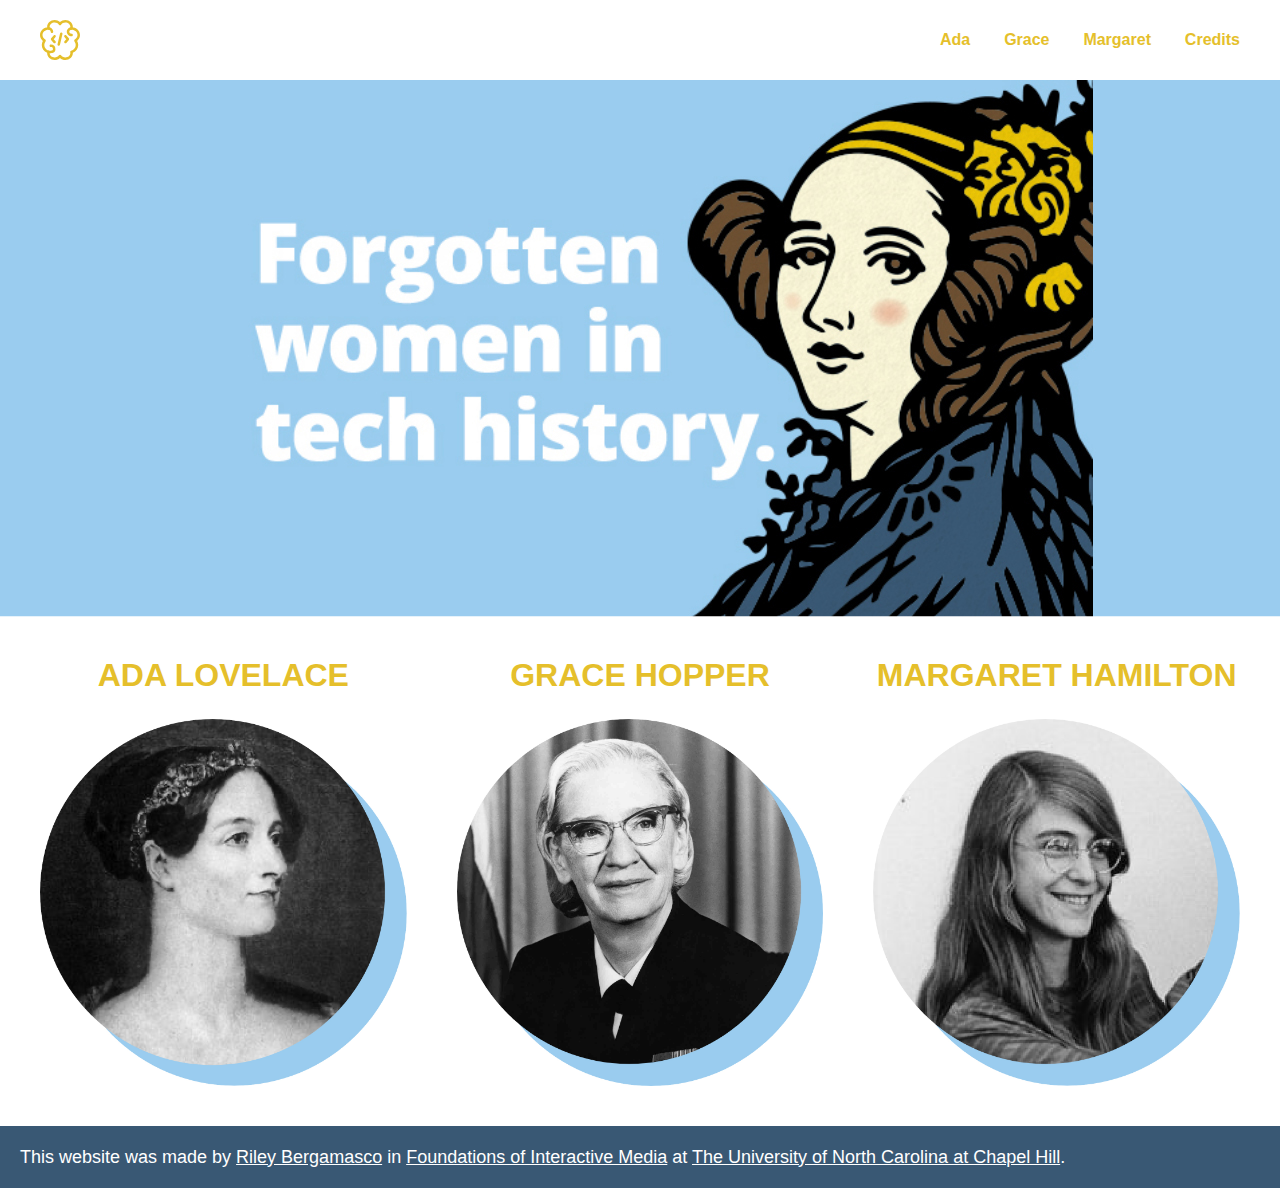
<file: index.html>
<!DOCTYPE html>
<html lang="en">
  <head>
    <meta charset="UTF-8" />
    <meta name="viewport" content="width=device-width, initial-scale=1.0" />
    <title>Forgotten Women in Tech</title>
    <link rel="stylesheet" href="./css/style.css" />
    <script src="./js/script.js" defer></script>
  </head>
  <body>
    <nav>
      <a href="./index.html"
        ><img id="logo" src="./icons/gold-brainstorming.svg" alt="Logo"
      /></a>
      <img id="hamburger" src="./icons/gold-menu.svg" alt="Menu" />
      <div id="overlay"></div>
      <ul id="menu">
        <li><a href="./ada-lovelace/">Ada</a></li>
        <li><a href="./grace-hopper/">Grace</a></li>
        <li><a href="./margaret-hamilton/">Margaret</a></li>
        <li><a href="./credits/">Credits</a></li>
      </ul>
    </nav>
    <main>
      <article>
        <img
          class="mobile-img"
          src="./images/title-mobile.jpg"
          alt="Forgotten Women in Tech History"
        />
        <img
          class="desktop-img"
          src="./images/title-desktop.jpg"
          alt="Forgotten Women in Tech History"
        />
        <section class="grid-1-3">
          <section>
            <h1 class="home-h1">ADA LOVELACE</h1>
            <a href="./ada-lovelace/"
              ><img src="./images/ada-circle.jpg" alt="Ada Lovelace"
            /></a>
          </section>
          <section>
            <h1 class="home-h1">GRACE HOPPER</h1>
            <a href="./grace-hopper/"
              ><img src="./images/grace-circle.jpg" alt="Grace Hopper"
            /></a>
          </section>
          <section>
            <h1 class="home-h1">MARGARET HAMILTON</h1>
            <a href="./margaret-hamilton/"
              ><img src="./images/margaret-circle.jpg" alt="Margaret Hamilton"
            /></a>
          </section>
        </section>
      </article>
    </main>
    <footer>
      <p>
        This website was made by
        <a href="https://rlbergamasco.github.io/portfolio/">Riley Bergamasco</a>
        in
        <a href="https://mejo187.com" target="_blank"
          >Foundations of Interactive Media</a
        >
        at
        <a href="https://unc.edu" target="_blank"
          >The University of North Carolina at Chapel Hill</a
        >.
      </p>
    </footer>
  </body>
</html>
</file>
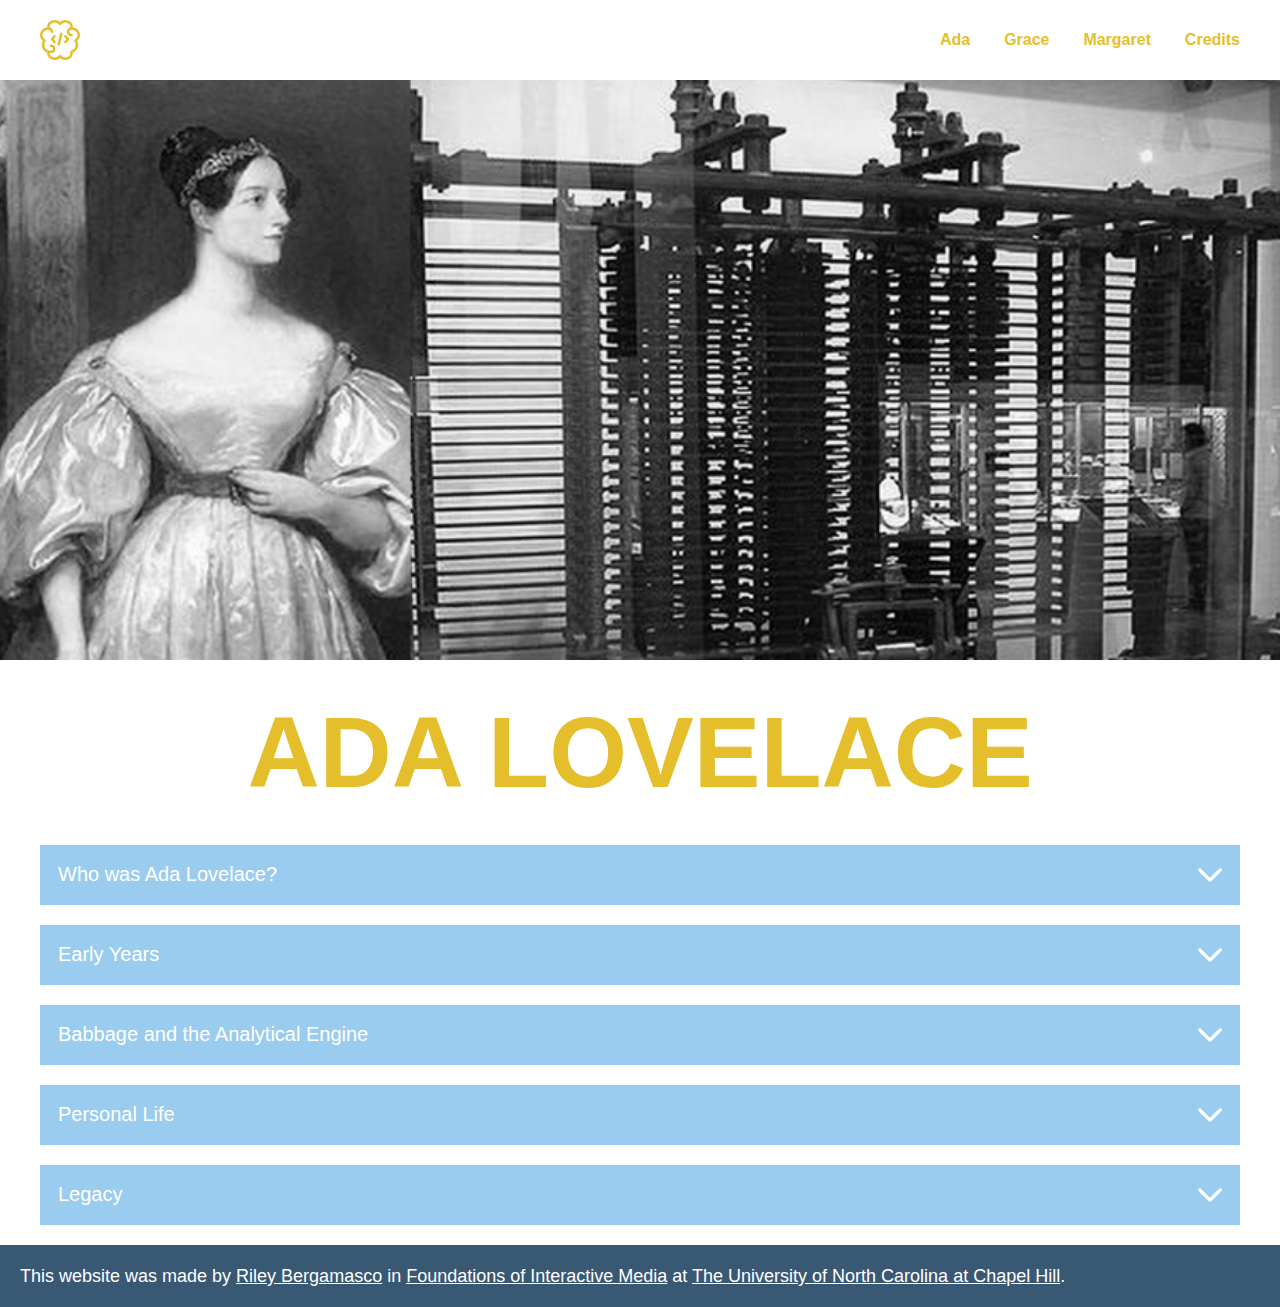
<file: ada-lovelace/index.html>
<!DOCTYPE html>
<html lang="en">
  <head>
    <meta charset="UTF-8" />
    <meta name="viewport" content="width=device-width, initial-scale=1.0" />
    <title>Document</title>
    <title>Ada Lovelace</title>
    <link rel="stylesheet" href="./../css/style.css" />
    <script src="./../js/script.js" defer></script>
  </head>
  <body>
    <nav>
      <a href="./../index.html"
        ><img id="logo" src="./../icons/gold-brainstorming.svg" alt="Logo"
      /></a>
      <img id="hamburger" src="./../icons/gold-menu.svg" alt="Menu" />
      <div id="overlay"></div>
      <ul id="menu">
        <li><a href="./../ada-lovelace/">Ada</a></li>
        <li><a href="./../grace-hopper/">Grace</a></li>
        <li><a href="./../margaret-hamilton/">Margaret</a></li>
        <li><a href="./../credits/">Credits</a></li>
      </ul>
    </nav>
    <main>
      <img
        class="desktop-img"
        src="./../images/ada-rec-desk.jpg"
        alt="Ada Lovelace"
      />
      <img
        class="mobile-img"
        src="./../images/ada-rec-mobile.jpg"
        alt="Ada Lovelace"
      />
      <h1>ADA LOVELACE</h1>
      <button class="accordion">
        Who was Ada Lovelace?<img
          src="./../icons/arrow-down.svg"
          alt="Down Arrow"
        />
      </button>
      <div class="panel">
        <p>
          The daughter of famed poet Lord Byron, Augusta Ada Byron, Countess of
          Lovelace — better known as “Ada Lovelace” — showed her gift for
          mathematics at an early age. She translated an article on an invention
          by Charles Babbage, and added her own comments. Because she introduced
          many computer concepts, Lovelace is considered the first computer
          programmer. She died on November 27, 1852.
        </p>
      </div>
      <button class="accordion">
        Early Years<img src="./../icons/arrow-down.svg" alt="Down Arrow" />
      </button>
      <div class="panel">
        <p>
          Ada Lovelace, born as Augusta Ada Byron on December 10, 1815, was the
          only legitimate child of the famous poet Lord George Gordon Byron.
          Lord Byron's marriage to Lovelace's mother, Lady Anne Isabella
          Milbanke Byron, was not a happy one. Lady Byron separated from her
          husband only weeks after their daughter was born. A few months later,
          Lord Byron left England, and Lovelace never saw her father again. He
          died in Greece when Ada was 8 years old. <br /><br />Lovelace had an
          unusual upbringing for an aristocratic girl in the mid-1800s. At her
          mother's insistence, tutors taught her mathematics and science. Such
          challenging subjects were not standard fare for women at the time, but
          her mother believed that engaging in rigorous studies would prevent
          Lovelace from developing her father's moody and unpredictable
          temperament. Lovelace was also forced to lie still for extended
          periods of time because her mother believed it would help her develop
          self-control. <br /><br />From early on, Lovelace showed a talent for
          numbers and language. She received instruction from William Frend, a
          social reformer; William King, the family's doctor; and Mary
          Somerville, a Scottish astronomer and mathematician. Somerville was
          one of the first women to be admitted into the Royal Astronomical
          Society.
        </p>
      </div>
      <button class="accordion">
        Babbage and the Analytical Engine<img
          src="./../icons/arrow-down.svg"
          alt="Down Arrow"
        />
      </button>
      <div class="panel">
        <p>
          Around the age of 17, Ada met Charles Babbage, a mathematician and
          inventor. The pair became friends, and the much older Babbage served
          as a mentor to Lovelace. Through Babbage, Lovelace began studying
          advanced mathematics with University of London professor Augustus de
          Morgan.<br /><br />Lovelace was fascinated by Babbage's ideas. Known
          as the father of the computer, he invented the difference engine,
          which was meant to perform mathematical calculations. Lovelace got a
          chance to look at the machine before it was finished, and was
          captivated by it. Babbage also created plans for another device known
          as the analytical engine, designed to handle more complex
          calculations. <br />
          <br />Lovelace was later asked to translate an article on Babbage's
          analytical engine that had been written by Italian engineer Luigi
          Federico Menabrea for a Swiss journal. She not only translated the
          original French text into English but also added her own thoughts and
          ideas on the machine. Her notes ended up being three times longer than
          the original article. Her work was published in 1843, in an English
          science journal. Lovelace used only the initials "A.A.L.," for Augusta
          Ada Lovelace, in the publication. <br /><br />In her notes, Lovelace
          described how codes could be created for the device to handle letters
          and symbols along with numbers. She also theorized a method for the
          engine to repeat a series of instructions, a process known as looping
          that computer programs use today. Lovelace also offered up other
          forward-thinking concepts in the article. For her work, Lovelace is
          often considered to be the first computer programmer.
          <br /><br />Lovelace's article attracted little attention when she was
          alive. In her later years, she tried to develop mathematical schemes
          for winning at gambling. Unfortunately, her schemes failed and put her
          in financial peril. Lovelace died from uterine cancer in London on
          November 27, 1852. She was buried next to her father, in the graveyard
          of the Church of St. Mary Magdalene in Nottingham, England.
        </p>
      </div>
      <button class="accordion">
        Personal Life<img src="./../icons/arrow-down.svg" alt="Down Arrow" />
      </button>
      <div class="panel">
        <p>
          In 1835, Lovelace married William King, who became the Earl of
          Lovelace three years later. She then took the title of Countess of
          Lovelace. They shared a love of horses and had three children
          together. From most accounts, he supported his wife's academic
          endeavors. Lovelace and her husband socialized with many of the
          interesting minds of the times, including scientist Michael Faraday
          and writer Charles Dickens. <br /><br />Lovelace's health suffered,
          however, after a bout of cholera in 1837. She had lingering problems
          with asthma and her digestive system. Doctors gave her painkillers,
          such as laudanum and opium, and her personality began to change. She
          reportedly experienced mood swings and hallucinations.
        </p>
      </div>
      <button class="accordion">
        Legacy<img src="./../icons/arrow-down.svg" alt="Down Arrow" />
      </button>
      <div class="panel">
        <p>
          Lovelace's contributions to the field of computer science were not
          discovered until the 1950s. Her notes were reintroduced to the world
          by B.V. Bowden, who republished them in Faster Than Thought: A
          Symposium on Digital Computing Machines in 1953. Since then, Ada has
          received many posthumous honors for her work. In 1980, the U.S.
          Department of Defense named a newly developed computer language "Ada,"
          after Lovelace.
        </p>
      </div>
    </main>
    <footer>
      <p>
        This website was made by
        <a href="https://rlbergamasco.github.io/portfolio/">Riley Bergamasco</a>
        in
        <a href="https://mejo187.com" target="_blank"
          >Foundations of Interactive Media</a
        >
        at
        <a href="https://unc.edu" target="_blank"
          >The University of North Carolina at Chapel Hill</a
        >.
      </p>
    </footer>
  </body>
</html>
</file>
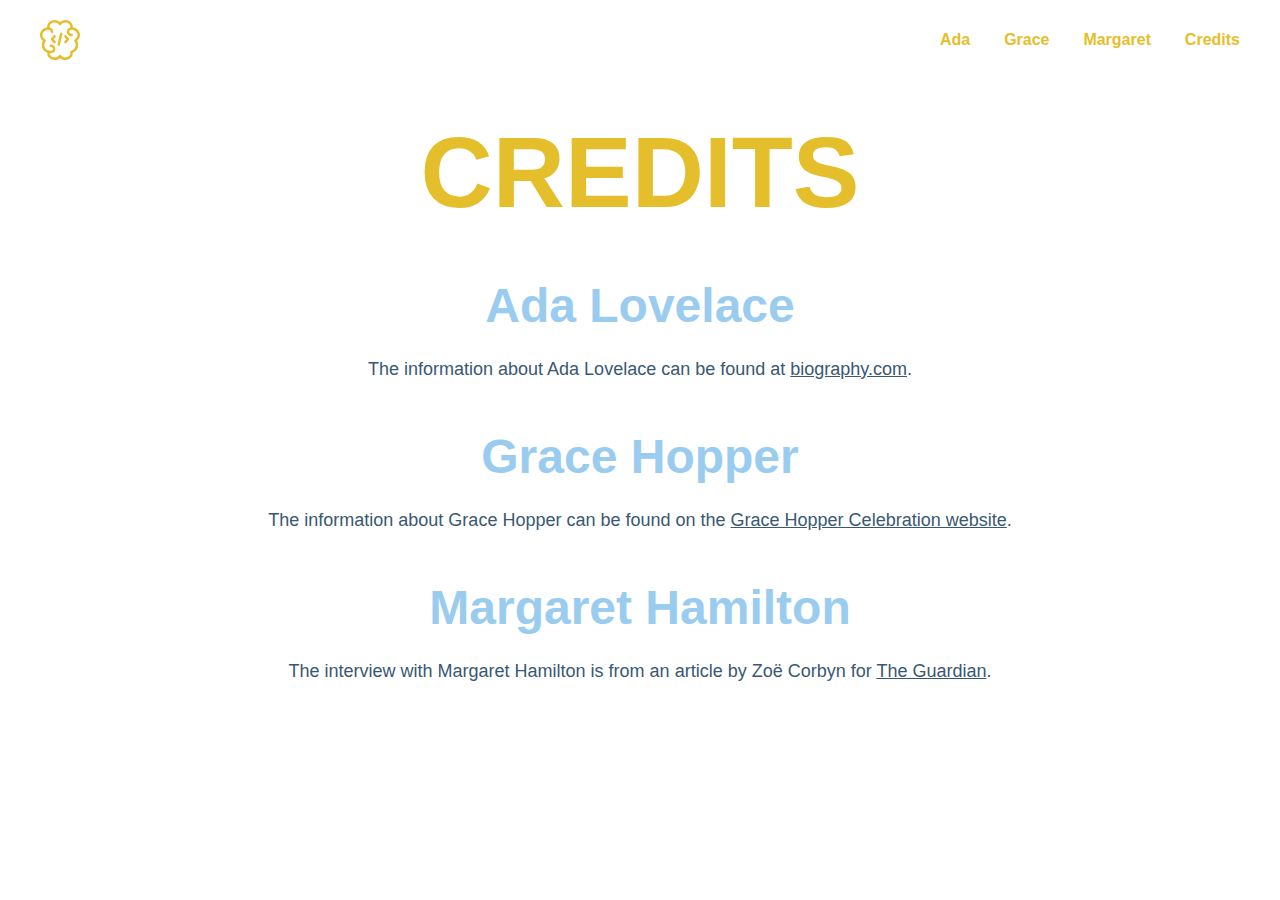
<file: credits/index.html>
<!DOCTYPE html>
<html lang="en">
  <head>
    <meta charset="UTF-8" />
    <meta name="viewport" content="width=device-width, initial-scale=1.0" />
    <title>Document</title>
    <title>Credits</title>
    <link rel="stylesheet" href="./../css/style.css" />
    <script src="./../js/script.js" defer></script>
  </head>
  <body>
    <nav>
      <a href="./../index.html"
        ><img id="logo" src="./../icons/gold-brainstorming.svg" alt="Logo"
      /></a>
      <img id="hamburger" src="./../icons/gold-menu.svg" alt="Menu" />
      <div id="overlay"></div>
      <ul id="menu">
        <li><a href="./../ada-lovelace/">Ada</a></li>
        <li><a href="./../grace-hopper/">Grace</a></li>
        <li><a href="./../margaret-hamilton/">Margaret</a></li>
        <li><a href="./../credits/">Credits</a></li>
      </ul>
    </nav>
    <main>
      <h1>CREDITS</h1>
      <h2>Ada Lovelace</h2>
      <p class="credits">
        The information about Ada Lovelace can be found at
        <a href="https://www.biography.com/scholar/ada-lovelace" target="_blank"
          >biography.com</a
        >.
      </p>
      <h2>Grace Hopper</h2>
      <p class="credits">
        The information about Grace Hopper can be found on the
        <a href="https://ghc.anitab.org/about/our-history/" target="_blank"
          >Grace Hopper Celebration website</a
        >.
      </p>
      <h2>Margaret Hamilton</h2>
      <p class="credits">
        The interview with Margaret Hamilton is from an article by Zoë Corbyn
        for
        <a
          href="https://www.theguardian.com/technology/2019/jul/13/margaret-hamilton-computer-scientist-interview-software-apollo-missions-1969-moon-landing-nasa-women"
          target="_blank"
          >The Guardian</a
        >.
      </p>
    </main>
  </body>
</html>
</file>
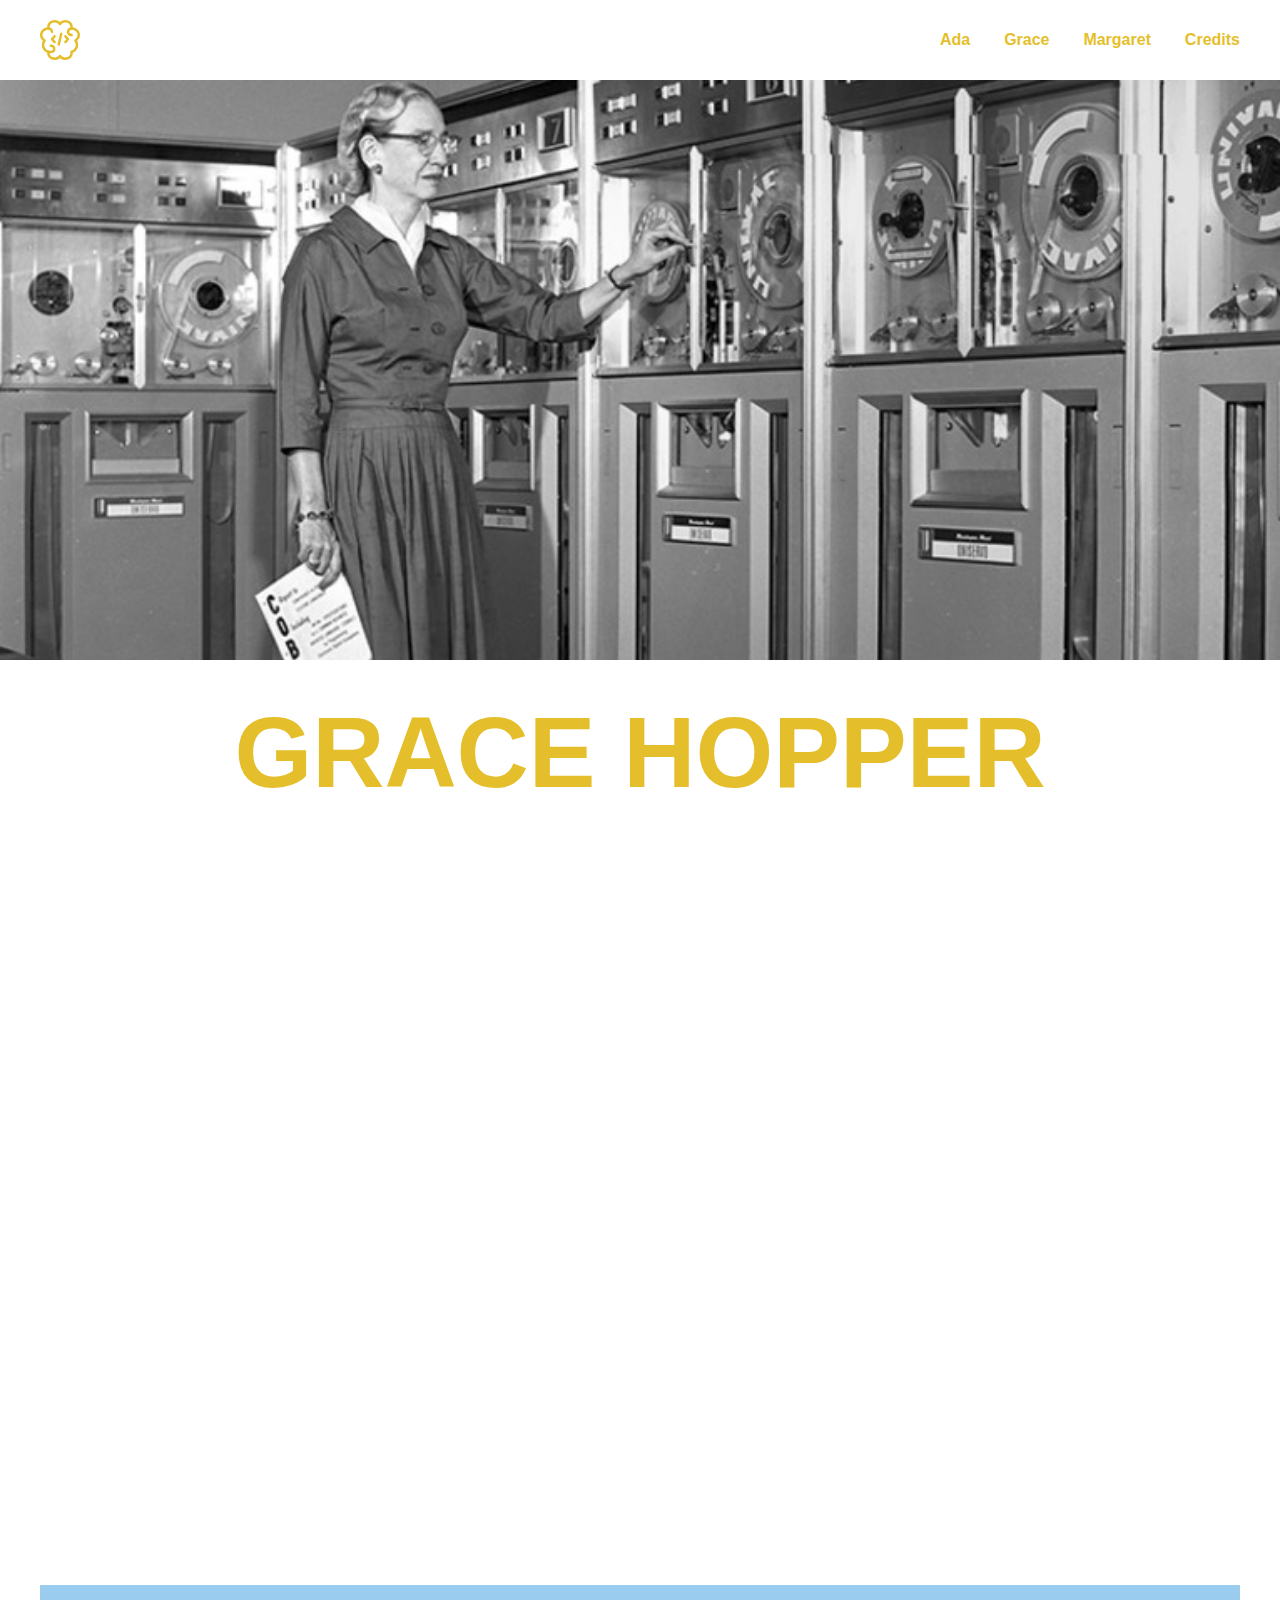
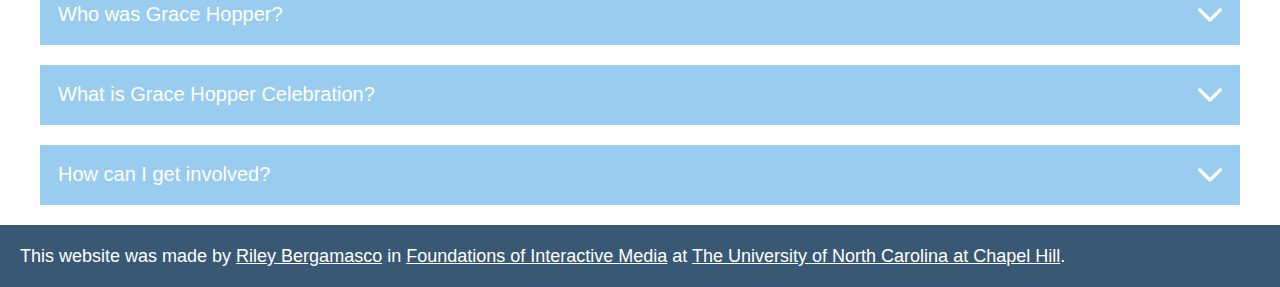
<file: grace-hopper/index.html>
<!DOCTYPE html>
<html lang="en">
  <head>
    <meta charset="UTF-8" />
    <meta name="viewport" content="width=device-width, initial-scale=1.0" />
    <title>Document</title>
    <title>Grace Hopper</title>
    <link rel="stylesheet" href="./../css/style.css" />
    <script src="./../js/script.js" defer></script>
  </head>
  <body>
    <nav>
      <a href="./../index.html"
        ><img id="logo" src="./../icons/gold-brainstorming.svg" alt="Logo"
      /></a>
      <img id="hamburger" src="./../icons/gold-menu.svg" alt="Menu" />
      <div id="overlay"></div>
      <ul id="menu">
        <li><a href="./../ada-lovelace/">Ada</a></li>
        <li><a href="./../grace-hopper/">Grace</a></li>
        <li><a href="./../margaret-hamilton/">Margaret</a></li>
        <li><a href="./../credits/">Credits</a></li>
      </ul>
    </nav>
    <main>
      <img
        class="desktop-img"
        src="./../images/grace-rec-desk.jpg"
        alt="Grace Hopper"
      />
      <img
        class="mobile-img"
        src="./../images/grace-rec-mobile.jpg"
        alt="Grace Hopper"
      />
      <h1>GRACE HOPPER</h1>
      <div class="sixteen-by-nine">
        <iframe
          src="https://www.youtube.com/embed/Fg82iV-L8ZY"
          frameborder="0"
          allow="accelerometer; autoplay; clipboard-write; encrypted-media; gyroscope; picture-in-picture"
          allowfullscreen
        ></iframe>
      </div>

      <button class="accordion">
        Who was Grace Hopper?<img
          src="./../icons/arrow-down.svg"
          alt="Down Arrow"
        />
      </button>
      <div class="panel">
        <p>
          An important and influential pioneer in the history of tech, Rear
          Admiral Grace Hopper was one of the first women to receive a doctorate
          degree in mathematics. Her expertise allowed her to join the U.S.
          Naval Reserve during World War II to work on the Mark I computer.
          After the war, she remained in the U.S. Navy as a reserve officer,
          working with the more advanced Mark II and Mark III computers.
          <br /><br />
          Grace also helped create the first compiler for computer languages,
          and was the first female recipient of the National Medal of Technology
          in 1991. In 2016, she was posthumously awarded the Presidential Medal
          of Freedom for her many contributions to the field of computing.
        </p>
      </div>
      <button class="accordion">
        What is Grace Hopper Celebration?<img
          src="./../icons/arrow-down.svg"
          alt="Down Arrow"
        />
      </button>
      <div class="panel">
        <p>
          To honor Grace Hopper’s legacy and inspire future generations of women
          in tech, Dr. Anita Borg and Dr. Telle Whitney founded Grace Hopper
          Celebration (GHC) in 1994. The AnitaB.org flagship event brings the
          research and career interests of women in computing to the forefront,
          and highlights the contributions of women to the tech world.
          <br /><br />The Celebration results in collaborative proposals,
          networking, and mentoring for our attendees. GHC presenters are
          leaders in their respective fields who recognize the importance of
          diversity in tech. The Celebration also offers professional
          development through a variety of activities. Today, GHC is the world’s
          largest gathering of women technologists, where women from around the
          world learn, network, and celebrate their achievements.
          <br /><br />AnitaB.org co-presents GHC with the Association of
          Computing Machinery (ACM).
        </p>
      </div>
      <button class="accordion">
        How can I get involved?<img
          src="./../icons/arrow-down.svg"
          alt="Down Arrow"
        />
      </button>
      <div class="panel">
        <p>
          Click
          <a href="https://ghc.anitab.org/get-involved/" target="_blank"
            >here</a
          >
          to learn more about volunteer opportunites and how to donate to Grace
          Hopper Celebration.
        </p>
      </div>
    </main>
    <footer>
      <p>
        This website was made by
        <a href="https://rlbergamasco.github.io/portfolio/">Riley Bergamasco</a>
        in
        <a href="https://mejo187.com" target="_blank"
          >Foundations of Interactive Media</a
        >
        at
        <a href="https://unc.edu" target="_blank"
          >The University of North Carolina at Chapel Hill</a
        >.
      </p>
    </footer>
  </body>
</html>
</file>
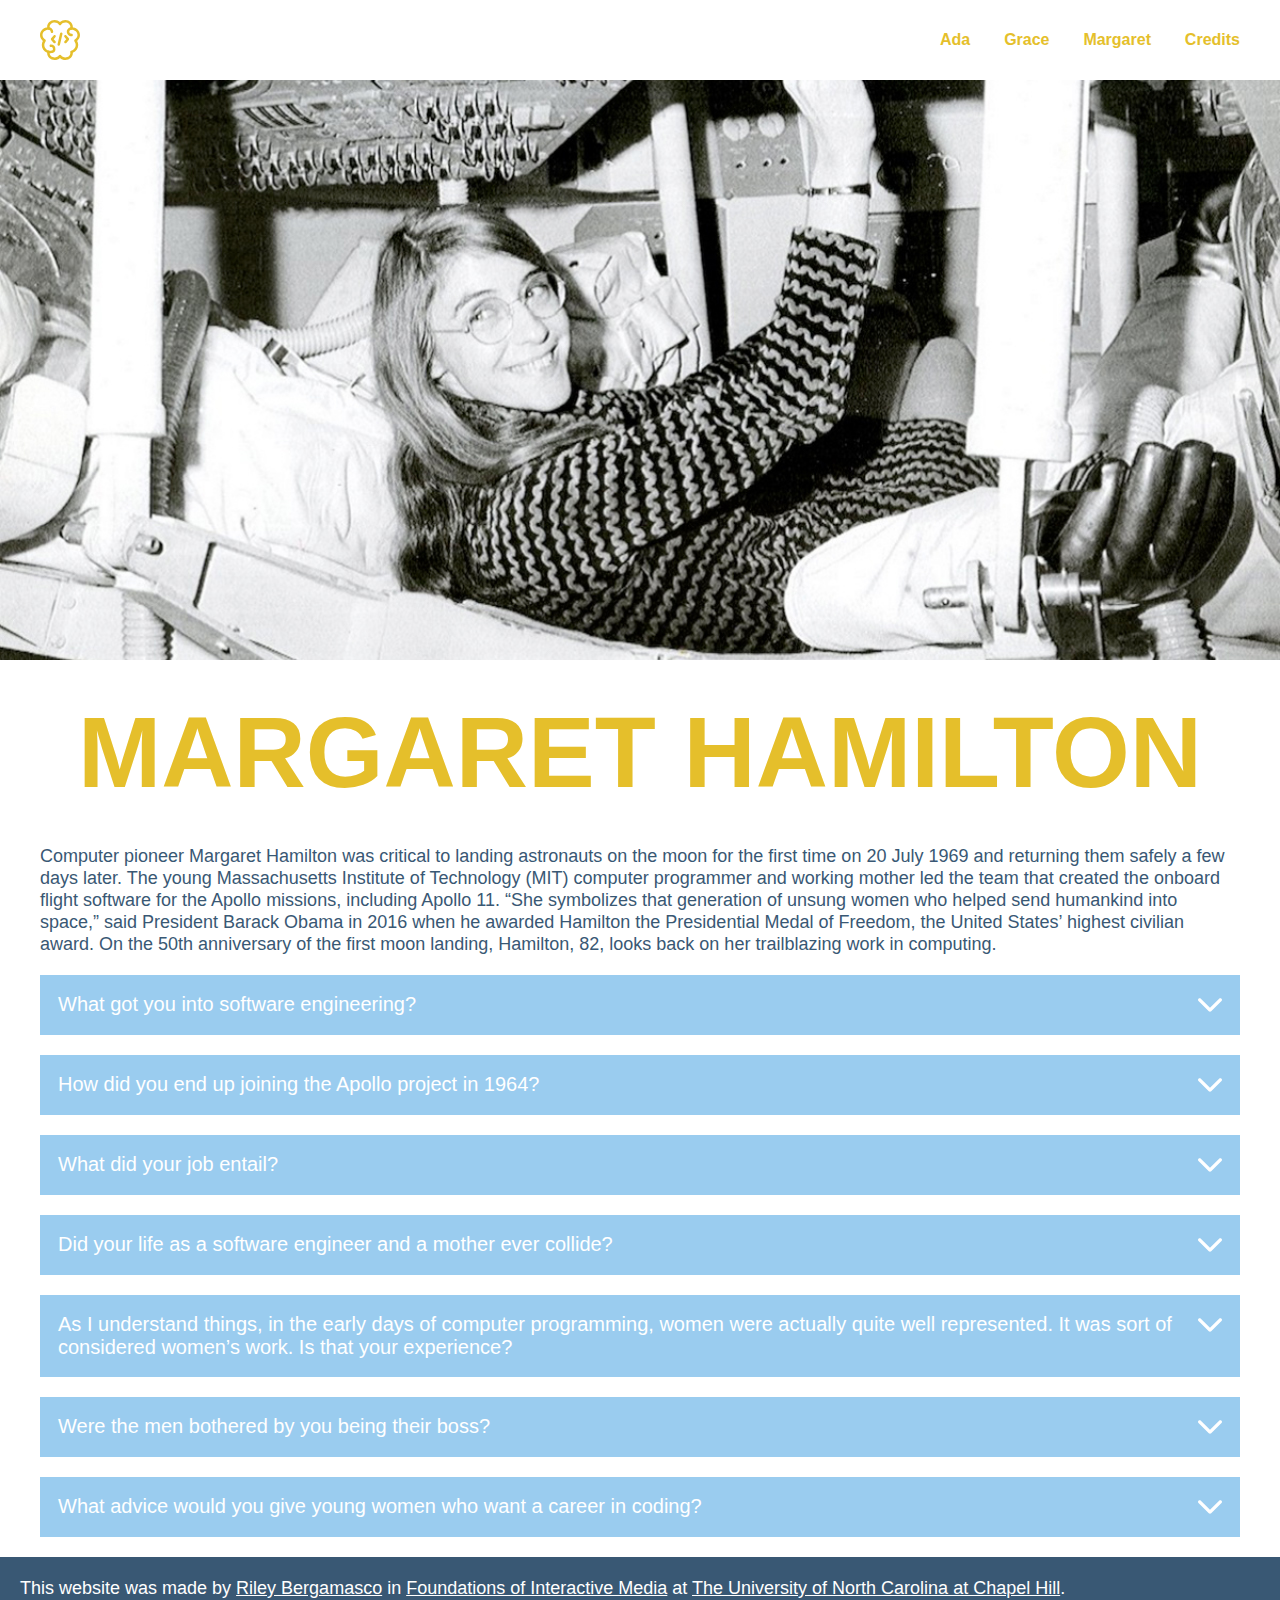
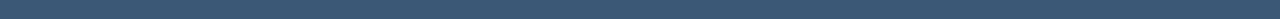
<file: margaret-hamilton/index.html>
<!DOCTYPE html>
<html lang="en">
  <head>
    <meta charset="UTF-8" />
    <meta name="viewport" content="width=device-width, initial-scale=1.0" />
    <title>Document</title>
    <title>Margaret Hamilton</title>
    <link rel="stylesheet" href="./../css/style.css" />
    <script src="./../js/script.js" defer></script>
  </head>
  <body>
    <nav>
      <a href="./../index.html"
        ><img id="logo" src="./../icons/gold-brainstorming.svg" alt="Logo"
      /></a>
      <img id="hamburger" src="./../icons/gold-menu.svg" alt="Menu" />
      <div id="overlay"></div>
      <ul id="menu">
        <li><a href="./../ada-lovelace/">Ada</a></li>
        <li><a href="./../grace-hopper/">Grace</a></li>
        <li><a href="./../margaret-hamilton/">Margaret</a></li>
        <li><a href="./../credits/">Credits</a></li>
      </ul>
    </nav>
    <main>
      <img
        class="desktop-img"
        src="./../images/margaret-rec-desk.jpg"
        alt="Margaret Hamilton"
      />
      <img
        class="mobile-img"
        src="./../images/margaret-rec-mobile.jpg"
        alt="Margaret Hamilton"
      />
      <h1>MARGARET HAMILTON</h1>
      <p id="margaret-p">
        Computer pioneer Margaret Hamilton was critical to landing astronauts on
        the moon for the first time on 20 July 1969 and returning them safely a
        few days later. The young Massachusetts Institute of Technology (MIT)
        computer programmer and working mother led the team that created the
        onboard flight software for the Apollo missions, including Apollo 11.
        “She symbolizes that generation of unsung women who helped send
        humankind into space,” said President Barack Obama in 2016 when he
        awarded Hamilton the Presidential Medal of Freedom, the United States’
        highest civilian award. On the 50th anniversary of the first moon
        landing, Hamilton, 82, looks back on her trailblazing work in computing.
      </p>
      <button class="accordion">
        What got you into software engineering?<img
          src="./../icons/arrow-down.svg"
          alt="Down Arrow"
        />
      </button>
      <div class="panel">
        <p>
          I got married in 1958, just after I graduated in math with a minor in
          philosophy from Earlham College [in Indiana]. We both had
          assistantships to attend graduate school – me in abstract math and my
          husband in chemistry – but in the meantime I had taught high school
          for a year, we had my daughter, and my husband decided he wanted to go
          to law school at Harvard. I found a job to support our family at the
          nearby Massachusetts Institute of Technology (MIT). It was in the
          laboratory of Prof Edward Lorenz, the father of chaos theory, working
          on a system to predict weather. He was asking for math majors. To take
          care of our daughter, we hired a babysitter. Here I learned what a
          computer was and how to write software. Computer science and software
          engineering were not yet disciplines; instead, programmers learned on
          the job. Lorenz’s love for software experimentation was contagious,
          and I caught the bug.
        </p>
      </div>
      <button class="accordion">
        How did you end up joining the Apollo project in 1964?<img
          src="./../icons/arrow-down.svg"
          alt="Down Arrow"
        />
      </button>
      <div class="panel">
        <p>
          I had moved to writing software for detecting enemy aircraft at MIT’s
          Lincoln Laboratory. I was planning to resume graduate school when my
          husband saw a newspaper advert. The MIT Instrumentation Laboratory was
          looking for people to develop software to “send man to the moon”. The
          lab had received the Nasa contract to build the onboard flight
          software for the Apollo project, having already been selected to
          design the computer hardware. I was attracted both by the sheer idea
          and the fact that it had never been done before. I was the first
          programmer to join and the first woman they hired. Male engineers were
          already working on the project, but they were hardware engineers and
          it wasn’t their thing. I had it as my background. I think [the lab]
          just figured that I could handle the unknown.
        </p>
      </div>
      <button class="accordion">
        What did your job entail?<img
          src="./../icons/arrow-down.svg"
          alt="Down Arrow"
        />
      </button>
      <div class="panel">
        <p>
          There were two onboard computers – one on the command module,
          Columbia, and one on the lunar module, Eagle. Our task included
          developing the software to run on each and the systems software they
          shared. At the beginning, nobody thought software was that big a deal.
          But then they began to realise how much they were relying on it. The
          group grew so there were approximately 100 software engineers on my
          team. Astronauts’ lives were at stake. Our software needed to be
          ultra-reliable and it needed to be able to detect an error and recover
          from it at any time during the mission. And it all had to fit on the
          hardware.
        </p>
      </div>
      <button class="accordion">
        Did your life as a software engineer and a mother ever collide?<img
          src="./../icons/arrow-down.svg"
          alt="Down Arrow"
        />
      </button>
      <div class="panel">
        <p>
          Often in the evening or at weekends I would bring my young daughter,
          Lauren, into work with me. One day, she was with me when I was doing a
          simulation of a mission to the moon. She liked to imitate me – playing
          astronaut. She started hitting keys and all of a sudden, the
          simulation started. Then she pressed other keys and the simulation
          crashed. She had selected a program which was supposed to be run prior
          to launch – when she was already “on the way” to the moon. The
          computer had so little space, it had wiped the navigation data taking
          her to the moon. I thought: my God – this could inadvertently happen
          in a real mission. I suggested a program change to prevent a prelaunch
          program being selected during flight. But the higher-ups at MIT and
          Nasa said the astronauts were too well trained to make such a mistake.
          Midcourse on the very next mission – Apollo 8 – one of the astronauts
          on board accidentally did exactly what Lauren had done. The Lauren
          bug! It created much havoc and required the mission to be
          reconfigured. After that, they let me put the program change in, all
          right.
        </p>
      </div>
      <button class="accordion">
        As I understand things, in the early days of computer programming, women
        were actually quite well represented. It was sort of considered women’s
        work. Is that your experience?<img
          src="./../icons/arrow-down.svg"
          alt="Down Arrow"
        />
      </button>
      <div class="panel">
        <p>
          Programming was never considered to be women’s work, at least not in
          any of the many projects I have been involved with. Human computers
          [who did calculations by hand] were mostly all women and there were
          women who used calculating machines – like the Marchant machines – but
          they weren’t programmers. They didn’t write software. When I first
          came to Apollo, there were no other women writing software. Then
          within a couple of years there would be a few – and I did have some
          working for me – but not many. There were always many more men.
        </p>
      </div>
      <button class="accordion">
        Were the men bothered by you being their boss?<img
          src="./../icons/arrow-down.svg"
          alt="Down Arrow"
        />
      </button>
      <div class="panel">
        <p>
          When I took over, one of the bosses at the top said he had no doubt I
          could do the job but was worried the men working in the group might
          rebel. Well, they didn’t. More than anything, we were dedicated to the
          missions and worked side by side to solve the challenging problems and
          to meet the critical deadlines. I was also fortunate to have a very
          modern husband, especially for that time. There were some men who
          understood equality.
        </p>
      </div>
      <button class="accordion">
        What advice would you give young women who want a career in coding?<img
          src="./../icons/arrow-down.svg"
          alt="Down Arrow"
        />
      </button>
      <div class="panel">
        <p>
          Don’t let fear get in the way and don’t be afraid to say “I don’t
          know” or “I don’t understand” – no question is a dumb question. And
          don’t always listen to the so-called experts!
        </p>
      </div>
    </main>
    <footer>
      <p>
        This website was made by
        <a href="https://rlbergamasco.github.io/portfolio/">Riley Bergamasco</a>
        in
        <a href="https://mejo187.com" target="_blank"
          >Foundations of Interactive Media</a
        >
        at
        <a href="https://unc.edu" target="_blank"
          >The University of North Carolina at Chapel Hill</a
        >.
      </p>
    </footer>
  </body>
</html>
</file>
<file: css/style.css>
/* Global Styles */

html,
body {
  font-family: Helvetica, sans-serif;
  margin: 0;
  padding: 0;
}

h1 {
  font-size: 28px;
  display: flex;
  justify-content: center;
  color: #e5bf2b;
}

h2 {
  font-size: 20px;
  text-align: center;
  color: #9accef;
  margin-top: 24px;
  margin-bottom: 12px;
}

p {
  margin: 0;
  font-size: 16px;
  line-height: 22px;
}

img {
  width: 100%;
  display: flex;
  justify-content: center;
}

#margaret-p {
  color: #395874;
  max-width: 1200px;
  margin: 0 auto;
  padding: 0 20px;
}

.home-h1 {
  margin-bottom: 25px;
  margin-top: 40px;
}

p.credits {
  text-align: center;
  line-height: 24px;
  color: #395874;
  margin: 0 20px;
}

.credits a {
  color: #395874;
}

@media (min-width: 768px) {
  h1 {
    font-size: 100px;
    margin: 35px 0;
  }
  h2 {
    font-size: 48px;
    margin-top: 48px;
    margin-bottom: 24px;
  }
  .grid-1-3 h1 {
    font-size: 32px;
  }
  p {
    font-size: 18px;
  }
  .credits p {
    font-size: 18px;
  }
}

/* Switching Image Styles */
@media (min-width: 768px) {
  .mobile-img {
    display: none;
  }
  .desktop-img {
    display: block;
  }
}

@media (max-width: 767px) {
  .mobile-img {
    display: block;
  }
  .desktop-img {
    display: none;
  }
}

/* Video Styles */

.sixteen-by-nine {
  padding-top: 56.25%;
  position: relative;
}

.sixteen-by-nine > iframe {
  position: absolute;
  top: 0;
  left: 0;
  width: 100%;
  height: 100%;
}

/* Grid Styles */

.grid-1-3 {
  padding: 0 20px 20px 20px;
}

@media (min-width: 768px) {
  /* this is a grid with two columns */
  .grid-1-3 {
    display: grid;
    grid-template-columns: 1fr 1fr 1fr;
    column-gap: 50px;
    padding: 0 40px 20px 40px;
  }
}

/* Accordian Styles */

.accordion {
  background-color: #9accef;
  color: white;
  font-size: 20px;
  cursor: pointer;
  padding: 18px;
  width: 100%;
  text-align: left;
  border: none;
  outline: none;
  transition: 0.4s;
  display: grid;
  grid-template-columns: 100fr 1fr;
  margin: 20px auto 0 auto;
}

.accordion img {
  width: 24px;
  padding-left: 8px;
}

.panel a {
  color: white;
}

.active,
.accordion:hover {
  background-color: #395874;
}

.panel {
  padding: 0 20px 20px 20px;
  background-color: #395874;
  color: white;
  display: none;
  overflow: hidden;
}

@media (min-width: 768px) {
  .accordion {
    max-width: 1200px;
  }
  .panel {
    max-width: 1160px;
    margin: 0 auto;
  }
}

/* Navbar Styles */

nav {
  height: 80px;
  display: flex;
  justify-content: space-between;
  align-items: center;
}

#logo {
  height: 40px;
  width: auto;
}

nav > a > img {
  height: 30px;
  width: auto;
}

nav ul {
  list-style-type: none;
  padding: 0;
  margin: 0;
}

nav ul li a {
  text-decoration: none;
  color: #e5bf2b;
  font-weight: bold;
}

#hamburger {
  display: none;
}

#overlay {
  display: none;
}

/* Navigation Mobile Styles */
@media (max-width: 767px) {
  nav {
    padding: 0 20px;
  }

  nav ul {
    max-width: 60vw;
    width: 100%;
    height: 100vh;
    background: white;
    position: fixed;
    left: 0;
    top: 0;
    padding: 20px;
    box-sizing: border-box;
    z-index: 2;
    display: none;
  }

  nav ul.active {
    display: block;
  }

  nav ul li {
    padding: 15px;
  }

  #hamburger {
    display: block;
    height: 30px;
    width: auto;
  }

  #overlay {
    display: block;
    width: 100vw;
    height: 100vh;
    background: black;
    opacity: 0.5;
    position: fixed;
    top: 0;
    left: 0;
    bottom: 0;
    right: 0;
    z-index: 1;
    display: none;
  }

  #overlay.active {
    display: block;
  }

  #menu.active {
    background-color: white;
  }
}

/* Navigation Desktop Styles */
@media (min-width: 768px) {
  nav {
    padding: 0 40px;
  }

  nav ul {
    display: flex;
    max-width: 300px;
    width: 100%;
    justify-content: space-between;
  }
}

/* Footer Styles */

footer {
  background: #395874;
  color: white;
  padding: 20px 20px;
  margin: 20px 0 0 0;
}

footer a {
  color: white;
}
</file>
